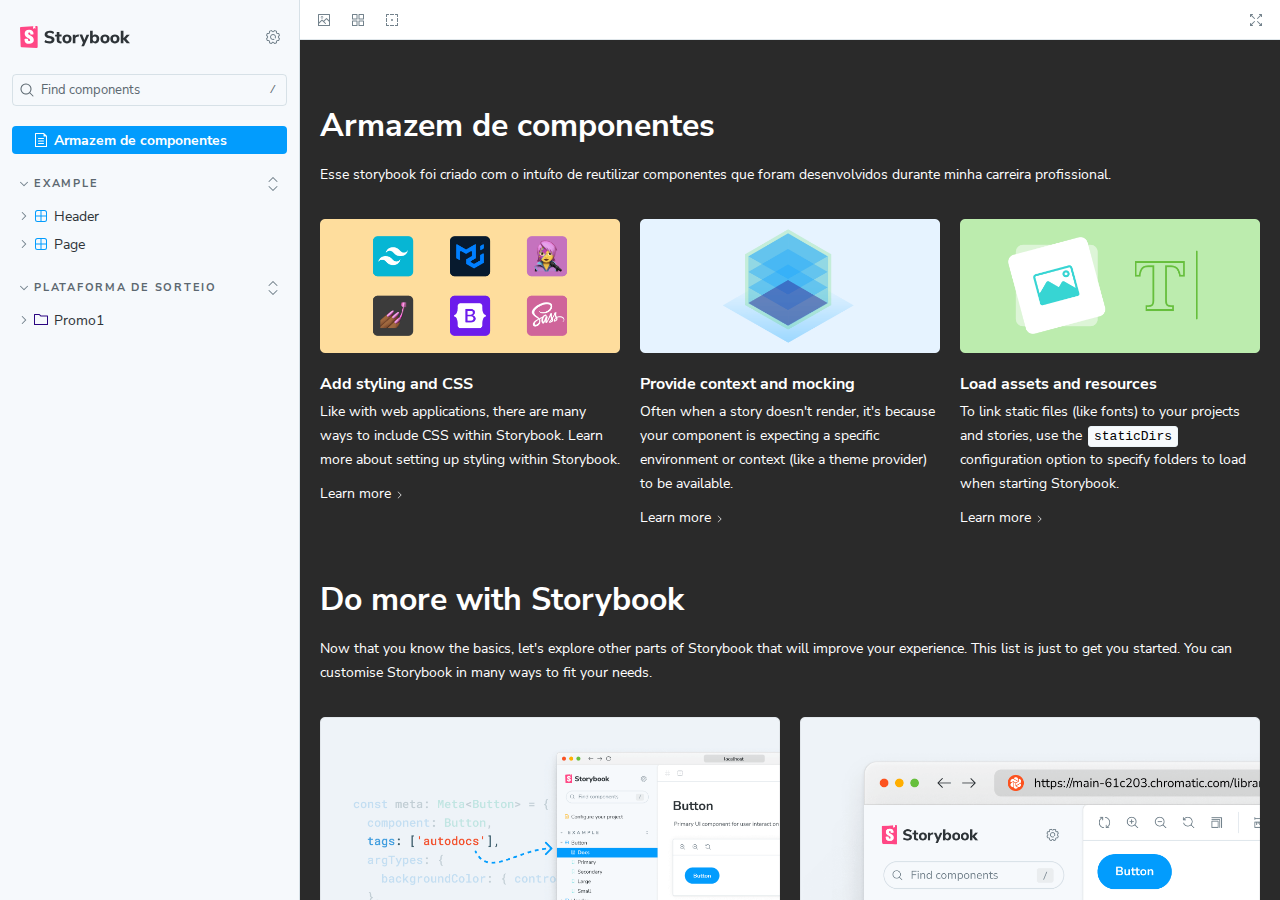
<file: index.html>
<!DOCTYPE html>
<html lang="en">
  <head>
    <meta charset="utf-8" />

    <title>@storybook/cli - Storybook</title>
    <meta name="viewport" content="width=device-width, initial-scale=1, maximum-scale=1" />

    
    <link rel="icon" type="image/svg+xml" href="./favicon.svg" />
    
    <link
      rel="prefetch"
      href="./sb-common-assets/nunito-sans-regular.woff2"
      as="font"
      type="font/woff2"
      crossorigin
    />
    <link
      rel="prefetch"
      href="./sb-common-assets/nunito-sans-bold.woff2"
      as="font"
      type="font/woff2"
      crossorigin
    />
    <link rel="stylesheet" href="./sb-common-assets/fonts.css" />

    <link href="./sb-manager/runtime.js" rel="modulepreload" />

    
    <link href="./sb-addons/storybook-core-server-presets-0/common-manager-bundle.js" rel="modulepreload" />
    
    <link href="./sb-addons/links-1/manager-bundle.js" rel="modulepreload" />
    
    <link href="./sb-addons/essentials-controls-2/manager-bundle.js" rel="modulepreload" />
    
    <link href="./sb-addons/essentials-actions-3/manager-bundle.js" rel="modulepreload" />
    
    <link href="./sb-addons/essentials-backgrounds-4/manager-bundle.js" rel="modulepreload" />
    
    <link href="./sb-addons/essentials-toolbars-5/manager-bundle.js" rel="modulepreload" />
    
    <link href="./sb-addons/essentials-measure-6/manager-bundle.js" rel="modulepreload" />
    
    <link href="./sb-addons/essentials-outline-7/manager-bundle.js" rel="modulepreload" />
    
    <link href="./sb-addons/interactions-8/manager-bundle.js" rel="modulepreload" />
    
    <link href="./sb-addons/viewport-9/manager-bundle.js" rel="modulepreload" />
       

    <style>
      #storybook-root[hidden] {
        display: none !important;
      }
    </style>

    
  </head>
  <body>
    <div id="root"></div>

    
    <script>
      
        
          window['FEATURES'] = {
  "argTypeTargetsV7": true,
  "legacyDecoratorFileOrder": false,
  "disallowImplicitActionsInRenderV8": true
};
        
      
        
          window['REFS'] = {};
        
      
        
          window['LOGLEVEL'] = "info";
        
      
        
          window['DOCS_OPTIONS'] = {
  "defaultName": "Docs",
  "autodocs": "tag"
};
        
      
        
          window['CONFIG_TYPE'] = "PRODUCTION";
        
      
        
      
        
      
        
          window['TAGS_OPTIONS'] = {
  "dev-only": {
    "excludeFromDocsStories": true
  },
  "docs-only": {
    "excludeFromSidebar": true
  },
  "test-only": {
    "excludeFromSidebar": true,
    "excludeFromDocsStories": true
  }
};
        
      
    </script>
    

    <script type="module">
      import './sb-manager/globals-runtime.js';
      
      
        import './sb-addons/storybook-core-server-presets-0/common-manager-bundle.js';
      
        import './sb-addons/links-1/manager-bundle.js';
      
        import './sb-addons/essentials-controls-2/manager-bundle.js';
      
        import './sb-addons/essentials-actions-3/manager-bundle.js';
      
        import './sb-addons/essentials-backgrounds-4/manager-bundle.js';
      
        import './sb-addons/essentials-toolbars-5/manager-bundle.js';
      
        import './sb-addons/essentials-measure-6/manager-bundle.js';
      
        import './sb-addons/essentials-outline-7/manager-bundle.js';
      
        import './sb-addons/interactions-8/manager-bundle.js';
      
        import './sb-addons/viewport-9/manager-bundle.js';
      
      
      import './sb-manager/runtime.js';
    </script>

    
    <link href="./sb-preview/runtime.js" rel="prefetch" as="script" />
    
  </body>
</html>
</file>
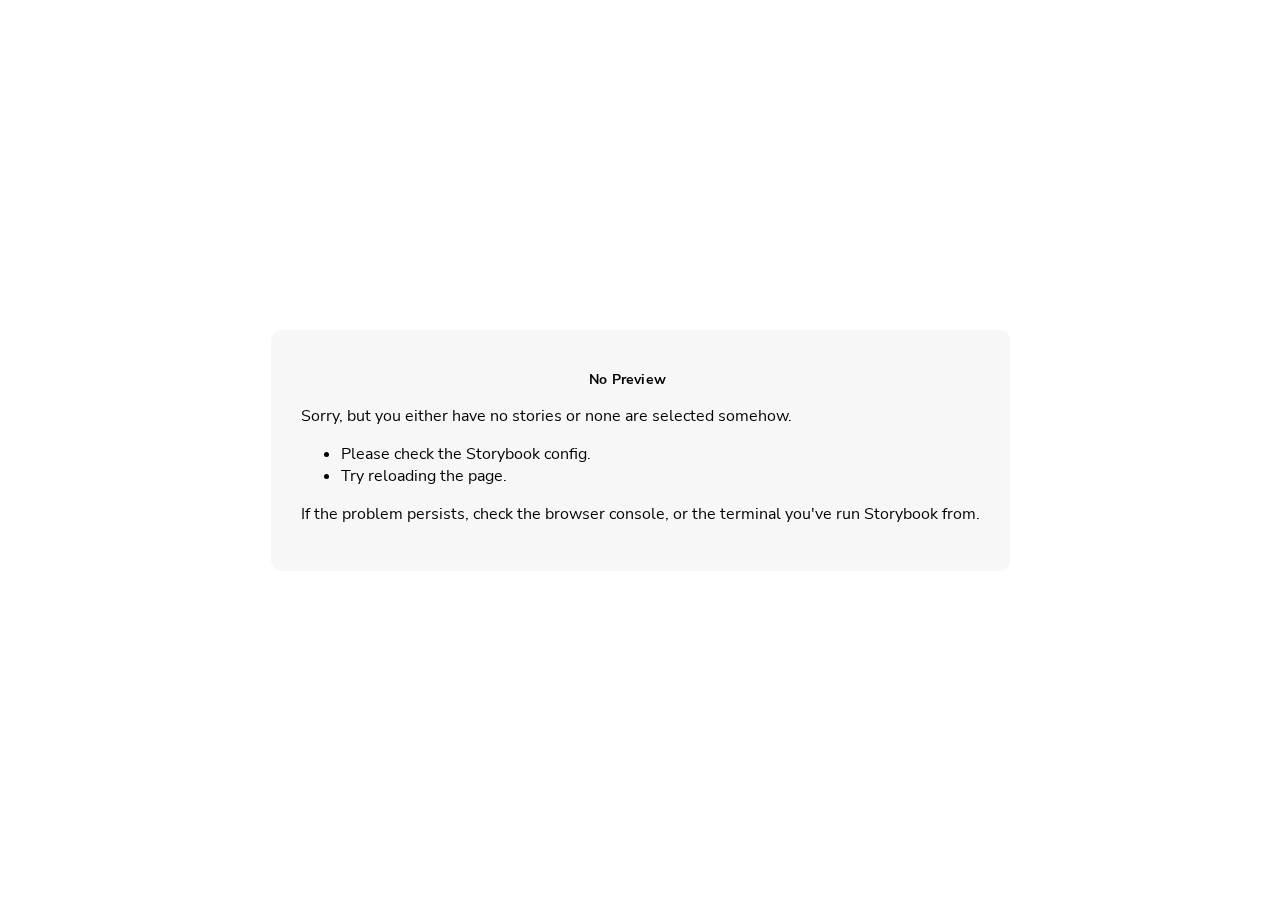
<file: iframe.html>
<!DOCTYPE html>
<!--suppress HtmlUnknownTarget -->
<html lang="en">

<head>
  <meta charset="utf-8" />
  <title>Storybook</title>
  <meta name="viewport" content="width=device-width, initial-scale=1" />

  <link rel="prefetch" href="./sb-common-assets/nunito-sans-regular.woff2" as="font" type="font/woff2" crossorigin />
  <link rel="prefetch" href="./sb-common-assets/nunito-sans-italic.woff2" as="font" type="font/woff2" crossorigin />
  <link rel="prefetch" href="./sb-common-assets/nunito-sans-bold.woff2" as="font" type="font/woff2" crossorigin />
  <link rel="prefetch" href="./sb-common-assets/nunito-sans-bold-italic.woff2" as="font" type="font/woff2" crossorigin />
  <link rel="stylesheet" href="./sb-common-assets/fonts.css" />

  <script>
    window.CONFIG_TYPE = 'PRODUCTION';
    window.LOGLEVEL = 'info';
    window.FRAMEWORK_OPTIONS = {};
    window.CHANNEL_OPTIONS = {};
    window.FEATURES = {"argTypeTargetsV7":true,"legacyDecoratorFileOrder":false,"disallowImplicitActionsInRenderV8":true};
    window.STORIES = [{"titlePrefix":"","directory":"./stories","files":"**/*.mdx","importPathMatcher":"^\\.[\\\\/](?:stories(?:[\\\\/](?!\\.)(?:(?:(?!(?:^|[\\\\/])\\.).)*?)[\\\\/]|[\\\\/]|$)(?!\\.)(?=.)[^\\\\/]*?\\.mdx)$"},{"titlePrefix":"","directory":"./stories","files":"**/*.stories.@(js|jsx|mjs|ts|tsx)","importPathMatcher":"^\\.[\\\\/](?:stories(?:[\\\\/](?!\\.)(?:(?:(?!(?:^|[\\\\/])\\.).)*?)[\\\\/]|[\\\\/]|$)(?!\\.)(?=.)[^\\\\/]*?\\.stories\\.(js|jsx|mjs|ts|tsx))$"}];
    window.DOCS_OPTIONS = {"defaultName":"Docs","autodocs":"tag"};
    window.TAGS_OPTIONS = {"dev-only":{"excludeFromDocsStories":true},"docs-only":{"excludeFromSidebar":true},"test-only":{"excludeFromSidebar":true,"excludeFromDocsStories":true}};

    

    // We do this so that "module && module.hot" etc. in Storybook source code
    // doesn't fail (it will simply be disabled)
    window.module = undefined;
    window.global = window;
  </script>
  <base target="_parent" />

<style>
  /* While we aren't showing the main block yet, but still preparing, we want everything the user
     has rendered, which may or may not be in #storybook-root, to be display none */
  .sb-show-preparing-story:not(.sb-show-main) > :not(.sb-preparing-story) {
    display: none;
  }

  .sb-show-preparing-docs:not(.sb-show-main) > :not(.sb-preparing-docs) {
    display: none;
  }

  /* Hide our own blocks when we aren't supposed to be showing them */
  :not(.sb-show-preparing-story) > .sb-preparing-story,
  :not(.sb-show-preparing-docs) > .sb-preparing-docs,
  :not(.sb-show-nopreview) > .sb-nopreview,
  :not(.sb-show-errordisplay) > .sb-errordisplay {
    display: none;
  }

  .sb-show-main.sb-main-centered {
    margin: 0;
    display: flex;
    align-items: center;
    min-height: 100vh;
  }

  .sb-show-main.sb-main-centered #storybook-root {
    box-sizing: border-box;
    margin: auto;
    padding: 1rem;
    max-height: 100%; /* Hack for centering correctly in IE11 */
  }

  /* Vertical centering fix for IE11 */
  @media screen and (-ms-high-contrast: none), (-ms-high-contrast: active) {
    .sb-show-main.sb-main-centered:after {
      content: '';
      min-height: inherit;
      font-size: 0;
    }
  }

  .sb-show-main.sb-main-fullscreen {
    margin: 0;
    padding: 0;
    display: block;
  }

  .sb-show-main.sb-main-padded {
    margin: 0;
    padding: 1rem;
    display: block;
    box-sizing: border-box;
  }

  .sb-wrapper {
    position: fixed;
    top: 0;
    bottom: 0;
    left: 0;
    right: 0;
    padding: 20px;
    font-family: 'Nunito Sans', -apple-system, '.SFNSText-Regular', 'San Francisco',
      BlinkMacSystemFont, 'Segoe UI', 'Helvetica Neue', Helvetica, Arial, sans-serif;
    -webkit-font-smoothing: antialiased;
    overflow: auto;
  }

  .sb-heading {
    font-size: 14px;
    font-weight: 600;
    letter-spacing: 0.2px;
    margin: 10px 0;
    padding-right: 25px;
  }

  .sb-nopreview {
    display: flex;
    align-content: center;
    justify-content: center;
  }

  .sb-nopreview_main {
    margin: auto;
    padding: 30px;
    border-radius: 10px;
    background: rgba(0, 0, 0, 0.03);
  }

  .sb-nopreview_heading {
    text-align: center;
  }

  .sb-errordisplay {
    border: 20px solid rgb(187, 49, 49);
    background: #222;
    color: #fff;
    z-index: 999999;
  }

  .sb-errordisplay_code {
    padding: 10px;
    background: #000;
    color: #eee;
    font-family: 'Operator Mono', 'Fira Code Retina', 'Fira Code', 'FiraCode-Retina', 'Andale Mono',
      'Lucida Console', Consolas, Monaco, monospace;
  }

  .sb-errordisplay pre {
    white-space: pre-wrap;
  }

  @-webkit-keyframes sb-rotate360 {
    from {
      transform: rotate(0deg);
    }
    to {
      transform: rotate(360deg);
    }
  }
  @keyframes sb-rotate360 {
    from {
      transform: rotate(0deg);
    }
    to {
      transform: rotate(360deg);
    }
  }
  @-webkit-keyframes sb-glow {
    0%,
    100% {
      opacity: 1;
    }
    50% {
      opacity: 0.4;
    }
  }
  @keyframes sb-glow {
    0%,
    100% {
      opacity: 1;
    }
    50% {
      opacity: 0.4;
    }
  }

  /* We display the preparing loaders *over* the rendering story */
  .sb-preparing-story,
  .sb-preparing-docs {
    background-color: white;
    /* Maximum possible z-index. It would be better to use stacking contexts to ensure it's always
    on top, but this isn't possible as it would require making CSS changes that could affect user code */
    z-index: 2147483647;
  }

  .sb-loader {
    -webkit-animation: sb-rotate360 0.7s linear infinite;
    animation: sb-rotate360 0.7s linear infinite;
    border-color: rgba(97, 97, 97, 0.29);
    border-radius: 50%;
    border-style: solid;
    border-top-color: #646464;
    border-width: 2px;
    display: inline-block;
    height: 32px;
    left: 50%;
    margin-left: -16px;
    margin-top: -16px;
    mix-blend-mode: difference;
    overflow: hidden;
    position: absolute;
    top: 50%;
    transition: all 200ms ease-out;
    vertical-align: top;
    width: 32px;
    z-index: 4;
  }

  .sb-previewBlock {
    background: #fff;
    border: 1px solid rgba(0, 0, 0, 0.1);
    border-radius: 4px;
    box-shadow: rgba(0, 0, 0, 0.1) 0 1px 3px 0;
    margin: 25px auto 40px;
    max-width: 600px;
  }

  .sb-previewBlock_header {
    align-items: center;
    box-shadow: rgba(0, 0, 0, 0.1) 0 -1px 0 0 inset;
    display: flex;
    gap: 14px;
    height: 40px;
    padding: 0 12px;
  }

  .sb-previewBlock_icon {
    -webkit-animation: sb-glow 1.5s ease-in-out infinite;
    animation: sb-glow 1.5s ease-in-out infinite;
    background: #e6e6e6;
    height: 14px;
    width: 14px;
  }
  .sb-previewBlock_icon:last-child {
    margin-left: auto;
  }

  .sb-previewBlock_body {
    -webkit-animation: sb-glow 1.5s ease-in-out infinite;
    animation: sb-glow 1.5s ease-in-out infinite;
    height: 182px;
    position: relative;
  }

  .sb-argstableBlock {
    border-collapse: collapse;
    border-spacing: 0;
    font-size: 13px;
    line-height: 20px;
    margin: 25px auto 40px;
    max-width: 600px;
    text-align: left;
    width: 100%;
  }
  .sb-argstableBlock th:first-of-type,
  .sb-argstableBlock td:first-of-type {
    padding-left: 20px;
  }
  .sb-argstableBlock th:nth-of-type(2),
  .sb-argstableBlock td:nth-of-type(2) {
    width: 35%;
  }
  .sb-argstableBlock th:nth-of-type(3),
  .sb-argstableBlock td:nth-of-type(3) {
    width: 15%;
  }
  .sb-argstableBlock th:last-of-type,
  .sb-argstableBlock td:last-of-type {
    width: 25%;
    padding-right: 20px;
  }
  .sb-argstableBlock th span,
  .sb-argstableBlock td span {
    -webkit-animation: sb-glow 1.5s ease-in-out infinite;
    animation: sb-glow 1.5s ease-in-out infinite;
    background-color: rgba(0, 0, 0, 0.1);
    border-radius: 0;
    box-shadow: none;
    color: transparent;
  }
  .sb-argstableBlock th {
    padding: 10px 15px;
  }

  .sb-argstableBlock-body {
    border-radius: 4px;
    box-shadow: rgba(0, 0, 0, 0.1) 0 1px 3px 1px, rgba(0, 0, 0, 0.065) 0 0 0 1px;
  }
  .sb-argstableBlock-body tr {
    background: transparent;
    overflow: hidden;
  }
  .sb-argstableBlock-body tr:not(:first-child) {
    border-top: 1px solid #e6e6e6;
  }
  .sb-argstableBlock-body tr:first-child td:first-child {
    border-top-left-radius: 4px;
  }
  .sb-argstableBlock-body tr:first-child td:last-child {
    border-top-right-radius: 4px;
  }
  .sb-argstableBlock-body tr:last-child td:first-child {
    border-bottom-left-radius: 4px;
  }
  .sb-argstableBlock-body tr:last-child td:last-child {
    border-bottom-right-radius: 4px;
  }
  .sb-argstableBlock-body td {
    background: #fff;
    padding-bottom: 10px;
    padding-top: 10px;
    vertical-align: top;
  }
  .sb-argstableBlock-body td:not(:first-of-type) {
    padding-left: 15px;
    padding-right: 15px;
  }
  .sb-argstableBlock-body button {
    -webkit-animation: sb-glow 1.5s ease-in-out infinite;
    animation: sb-glow 1.5s ease-in-out infinite;
    background-color: rgba(0, 0, 0, 0.1);
    border: 0;
    border-radius: 0;
    box-shadow: none;
    color: transparent;
    display: inline;
    font-size: 12px;
    line-height: 1;
    padding: 10px 16px;
  }

  .sb-argstableBlock-summary {
    margin-top: 4px;
  }

  .sb-argstableBlock-code {
    margin-right: 4px;
    margin-bottom: 4px;
    padding: 2px 5px;
  }
</style>

<script>
  /* globals window */
  /* eslint-disable no-underscore-dangle */
  try {
    if (window.top !== window) {
      window.__REACT_DEVTOOLS_GLOBAL_HOOK__ = window.top.__REACT_DEVTOOLS_GLOBAL_HOOK__;
      window.__VUE_DEVTOOLS_GLOBAL_HOOK__ = window.top.__VUE_DEVTOOLS_GLOBAL_HOOK__;
      window.top.__VUE_DEVTOOLS_CONTEXT__ = window.document;
    }
  } catch (e) {
    // eslint-disable-next-line no-console
    console.warn('unable to connect to top frame for connecting dev tools');
  }
</script>

  <script type="module" crossorigin src="./assets/iframe-j3hjq2bj.js"></script>
</head>

<body>
  <div class="sb-preparing-story sb-wrapper">
  <div class="sb-loader"></div>
</div>

<div class="sb-preparing-docs sb-wrapper">
  <div class="sb-previewBlock">
    <div class="sb-previewBlock_header">
      <div class="sb-previewBlock_icon"></div>
      <div class="sb-previewBlock_icon"></div>
      <div class="sb-previewBlock_icon"></div>
      <div class="sb-previewBlock_icon"></div>
    </div>
    <div class="sb-previewBlock_body">
      <div class="sb-loader"></div>
    </div>
  </div>
  <table aria-hidden="true" class="sb-argstableBlock">
    <thead class="sb-argstableBlock-head">
      <tr>
        <th><span>Name</span></th>
        <th><span>Description</span></th>
        <th><span>Default</span></th>
        <th><span>Control </span></th>
      </tr>
    </thead>
    <tbody class="sb-argstableBlock-body">
      <tr>
        <td><span>propertyName</span><span title="Required">*</span></td>
        <td>
          <div><span>This is a short description</span></div>
          <div class="sb-argstableBlock-summary">
            <div><span class="sb-argstableBlock-code">summary</span></div>
          </div>
        </td>
        <td>
          <div><span class="sb-argstableBlock-code">defaultValue</span></div>
        </td>
        <td><button>Set string</button></td>
      </tr>
      <tr>
        <td><span>propertyName</span><span>*</span></td>
        <td>
          <div><span>This is a short description</span></div>
          <div class="sb-argstableBlock-summary">
            <div><span class="sb-argstableBlock-code">summary</span></div>
          </div>
        </td>
        <td>
          <div><span class="sb-argstableBlock-code">defaultValue</span></div>
        </td>
        <td><button>Set string</button></td>
      </tr>
      <tr>
        <td><span>propertyName</span><span>*</span></td>
        <td>
          <div><span>This is a short description</span></div>
          <div class="sb-argstableBlock-summary">
            <div><span class="sb-argstableBlock-code">summary</span></div>
          </div>
        </td>
        <td>
          <div><span class="sb-argstableBlock-code">defaultValue</span></div>
        </td>
        <td><button>Set string</button></td>
      </tr>
    </tbody>
  </table>
</div>

<div class="sb-nopreview sb-wrapper">
  <div class="sb-nopreview_main">
    <h1 class="sb-nopreview_heading sb-heading">No Preview</h1>
    <p>Sorry, but you either have no stories or none are selected somehow.</p>
    <ul>
      <li>Please check the Storybook config.</li>
      <li>Try reloading the page.</li>
    </ul>
    <p>
      If the problem persists, check the browser console, or the terminal you've run Storybook from.
    </p>
  </div>
</div>

<div class="sb-errordisplay sb-wrapper">
  <pre id="error-message" class="sb-heading"></pre>
  <pre class="sb-errordisplay_code"><code id="error-stack"></code></pre>
</div>

  <div id="storybook-root"></div>
  <div id="storybook-docs"></div>
</body>

</html>
</file>
<file: sb-common-assets/fonts.css>
@font-face {
  font-family: 'Nunito Sans';
  font-style: normal;
  font-weight: 400;
  font-display: swap;
  src: url('./nunito-sans-regular.woff2') format('woff2');
}

@font-face {
  font-family: 'Nunito Sans';
  font-style: italic;
  font-weight: 400;
  font-display: swap;
  src: url('./nunito-sans-italic.woff2') format('woff2');
}

@font-face {
  font-family: 'Nunito Sans';
  font-style: normal;
  font-weight: 700;
  font-display: swap;
  src: url('./nunito-sans-bold.woff2') format('woff2');
}

@font-face {
  font-family: 'Nunito Sans';
  font-style: italic;
  font-weight: 700;
  font-display: swap;
  src: url('./nunito-sans-bold-italic.woff2') format('woff2');
}
</file>
